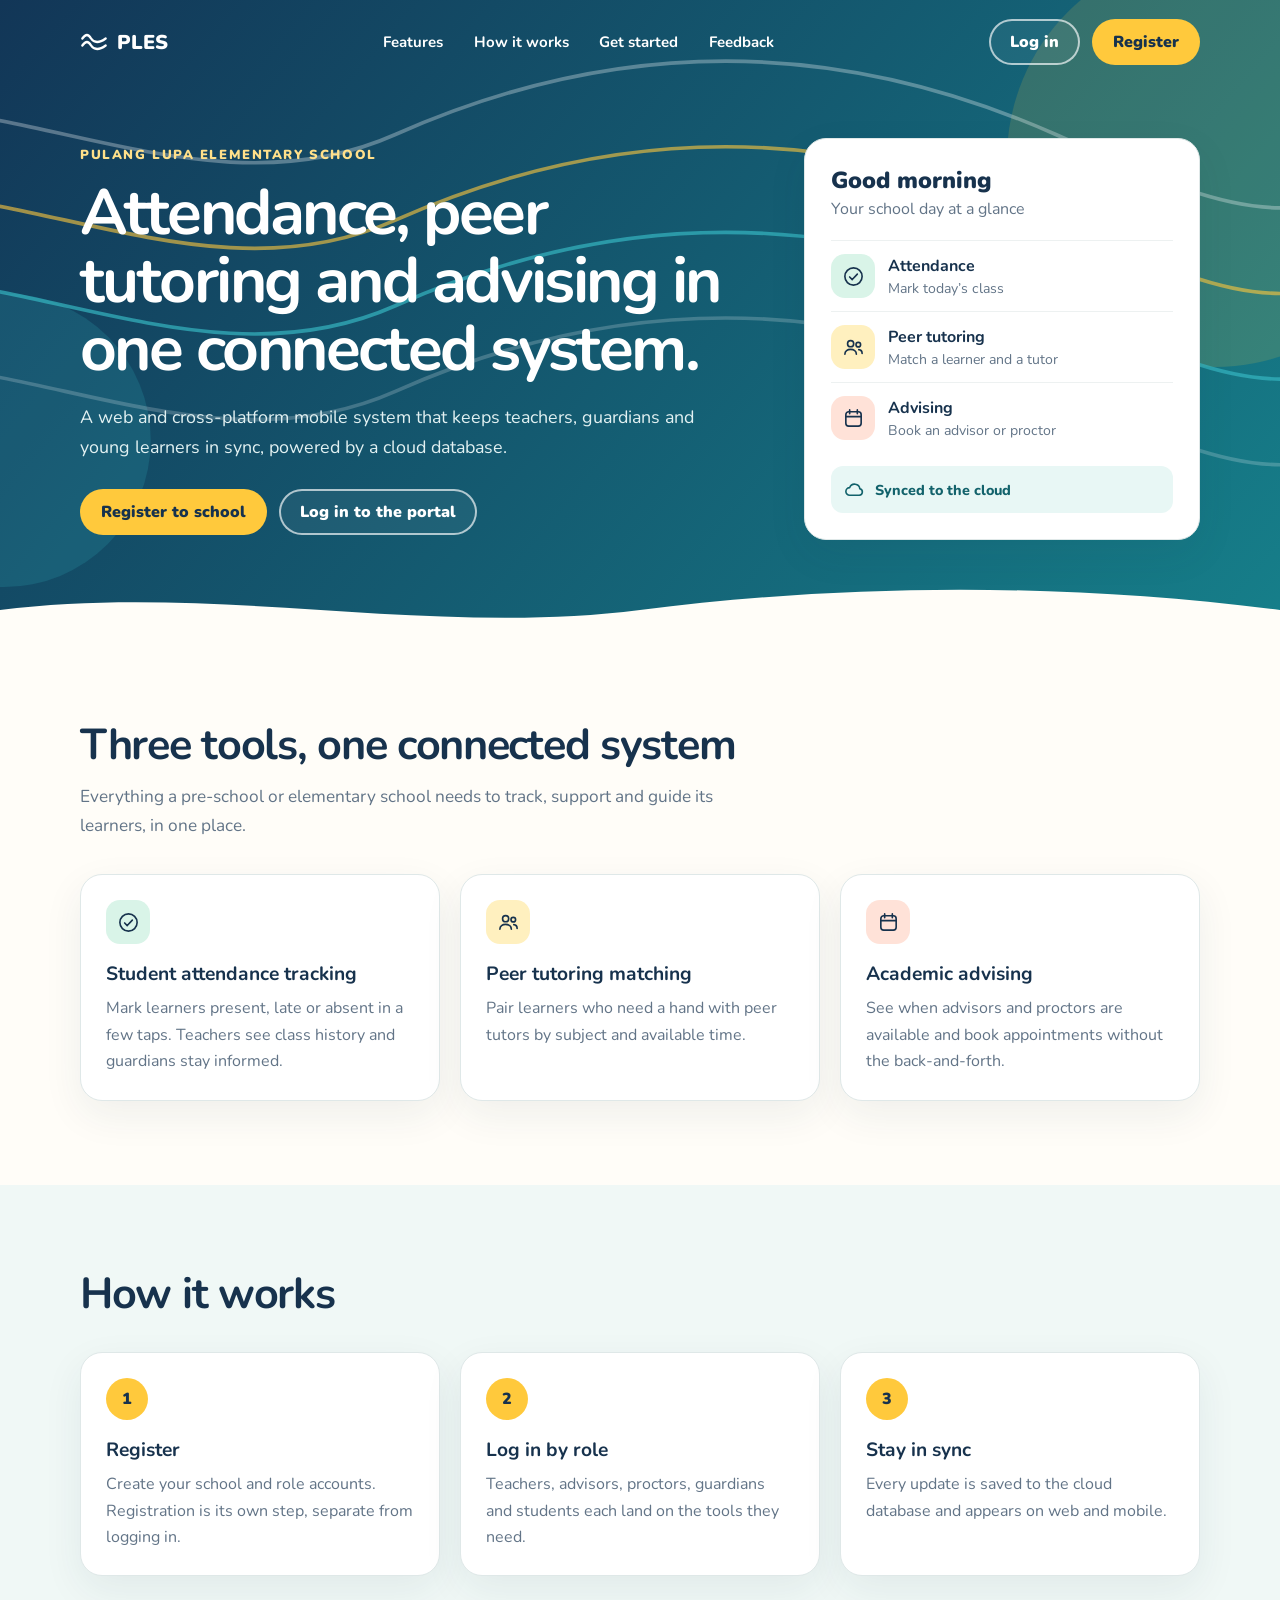
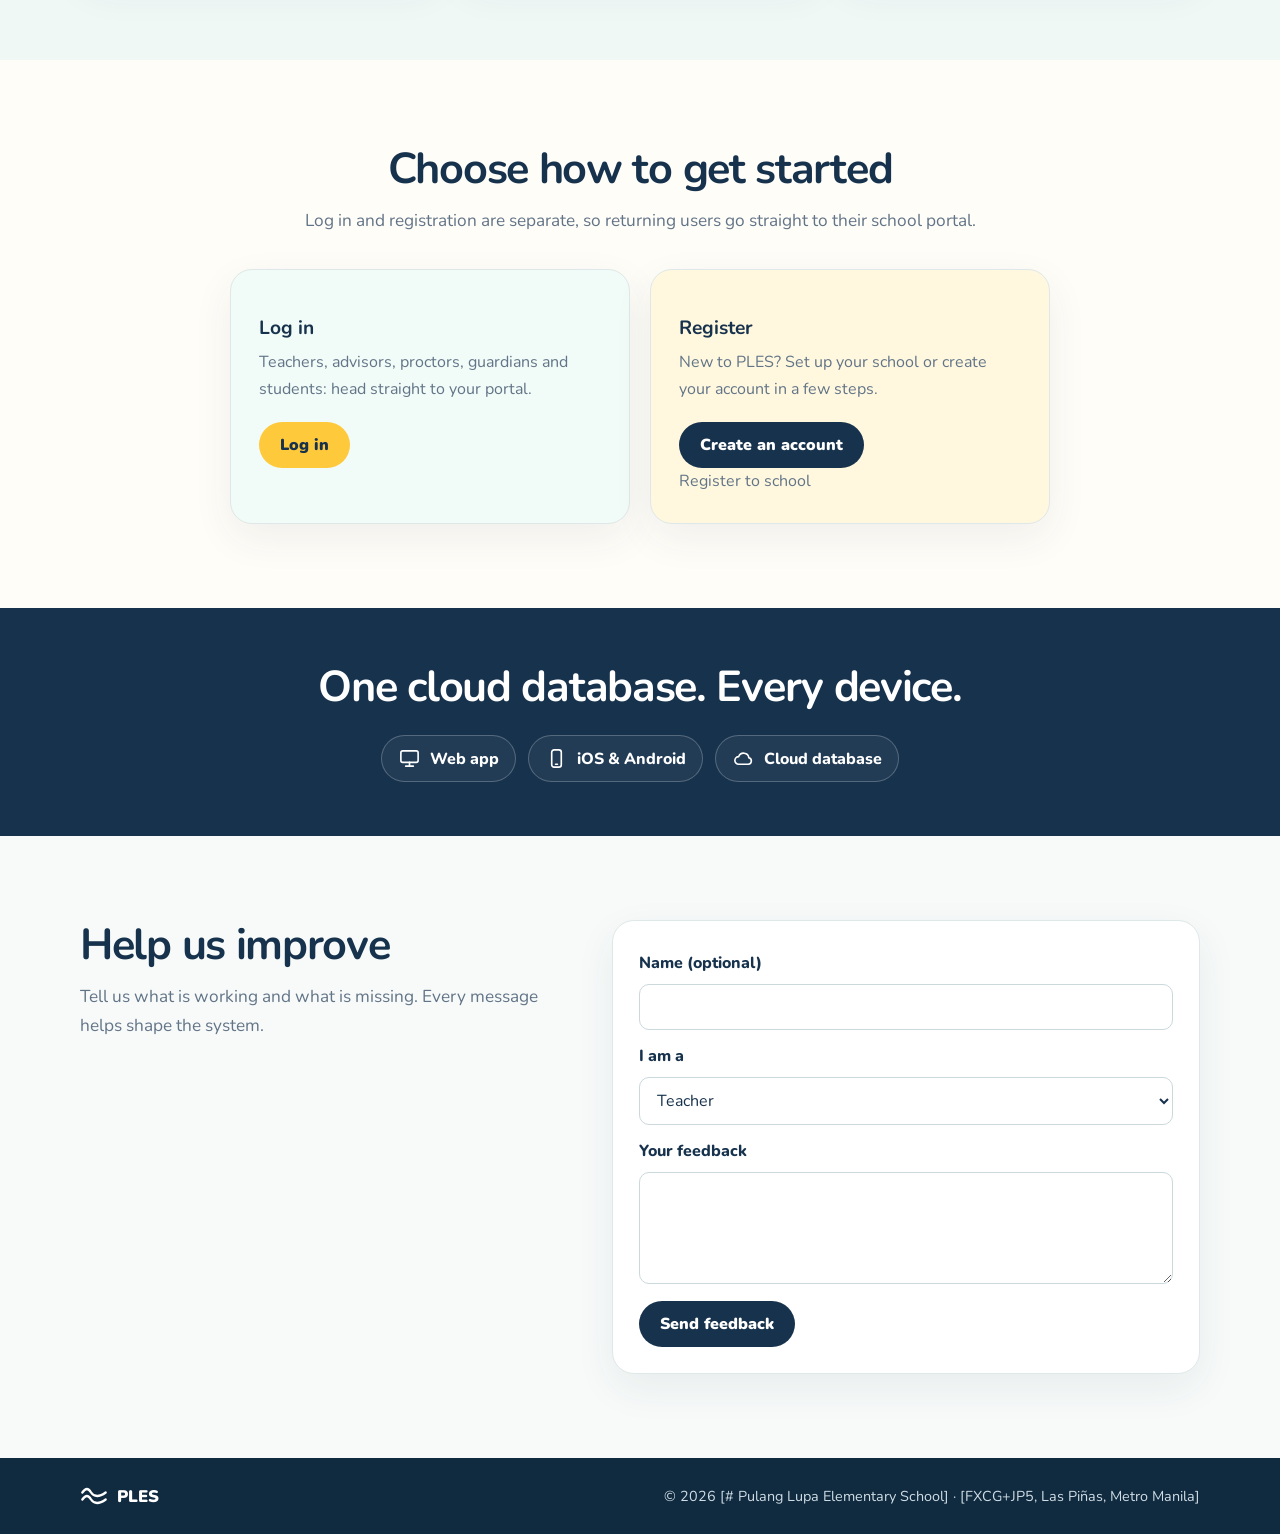
<file: index.html>
<!doctype html>
<html lang="en">
  <head>
    <meta charset="UTF-8" />
    <meta name="viewport" content="width=device-width, initial-scale=1.0" />
    <meta
      name="description"
      content="PLES connects preschool and elementary schools with attendance, peer tutoring, and academic advising tools."
    />
    <title>PLES — School tools in sync</title>

    <link rel="preconnect" href="https://fonts.googleapis.com" />
    <link rel="preconnect" href="https://fonts.gstatic.com" crossorigin />
    <link
      href="https://fonts.googleapis.com/css2?family=Nunito:wght@400;500;600;700;800;900&display=swap"
      rel="stylesheet"
    />
    <link rel="stylesheet" href="index.css" />
  </head>

  <body>
    <div class="site-shell">
      <header class="hero-shell" id="top">
        <svg
          class="hero-waves"
          viewBox="0 0 1440 520"
          preserveAspectRatio="xMidYMid slice"
          aria-hidden="true"
        >
          <circle cx="1190" cy="130" r="170" fill="#FFC93C" fill-opacity=".14" />
          <circle cx="200" cy="360" r="120" fill="#35B6C0" fill-opacity=".18" />
          <g fill="none" stroke-linecap="round" stroke-width="3">
            <path
              d="M-20 110C160 30 340 190 520 110S880 30 1060 110 1240 190 1460 110"
              stroke="#fff"
              stroke-opacity=".3"
            />
            <path
              transform="translate(0 70)"
              d="M-20 110C160 30 340 190 520 110S880 30 1060 110 1240 190 1460 110"
              stroke="#FFC93C"
              stroke-opacity=".6"
            />
            <path
              transform="translate(0 140)"
              d="M-20 110C160 30 340 190 520 110S880 30 1060 110 1240 190 1460 110"
              stroke="#35B6C0"
              stroke-opacity=".7"
            />
            <path
              transform="translate(0 210)"
              d="M-20 110C160 30 340 190 520 110S880 30 1060 110 1240 190 1460 110"
              stroke="#fff"
              stroke-opacity=".2"
            />
          </g>
        </svg>

        <div class="container hero-container">
          <nav class="top-nav" aria-label="Main navigation">
            <a class="brand" href="#top" aria-label="PLES home">
              <svg viewBox="0 0 24 24" aria-hidden="true" class="wave-mark">
                <path d="M2 9c3-4 5-4 7.5 0S16.5 13 22 9M2 15c3-4 5-4 7.5 0S16.5 19 22 15" />
              </svg>
              <span>PLES</span>
            </a>

            <div class="desktop-links">
              <a href="#features">Features</a>
              <a href="#how">How it works</a>
              <a href="#start">Get started</a>
              <a href="#feedback">Feedback</a>
            </div>

            <a class="button button-outline nav-action" href="login.html">Log in</a>
            <a class="button button-yellow nav-action" href="register.html">Register</a>
          </nav>

          <div class="hero-content">
            <div class="hero-copy">
              <span class="eyebrow">Pulang Lupa Elementary School</span>
              <h1>
                Attendance, peer tutoring and advising in one connected system.
              </h1>
              <p>
                A web and cross-platform mobile system that keeps teachers,
                guardians and young learners in sync, powered by a cloud
                database.
              </p>

              <div class="hero-actions">
                <a class="button button-yellow" href="register-school.html">
                  Register to school
                </a>
                <a class="button button-outline" href="login.html">
                  Log in to the portal
                </a>
              </div>
            </div>

            <div class="preview-card" aria-label="Example school day dashboard">
              <div class="preview-heading">Good morning</div>
              <div class="preview-subtitle">Your school day at a glance</div>

              <div class="preview-row">
                <span class="feature-icon mint" aria-hidden="true">
                  <svg viewBox="0 0 24 24">
                    <circle cx="12" cy="12" r="9"></circle>
                    <path d="m8 12.5 2.7 2.7L16 9.5"></path>
                  </svg>
                </span>
                <div>
                  <strong>Attendance</strong>
                  <span>Mark today’s class</span>
                </div>
              </div>

              <div class="preview-row">
                <span class="feature-icon sun" aria-hidden="true">
                  <svg viewBox="0 0 24 24">
                    <circle cx="9" cy="8" r="3.2"></circle>
                    <path d="M3 19c0-3.2 2.7-5 6-5s6 1.8 6 5"></path>
                    <circle cx="17" cy="9" r="2.4"></circle>
                    <path d="M17.5 14.2c2.2.2 3.5 1.7 3.5 4"></path>
                  </svg>
                </span>
                <div>
                  <strong>Peer tutoring</strong>
                  <span>Match a learner and a tutor</span>
                </div>
              </div>

              <div class="preview-row">
                <span class="feature-icon coral" aria-hidden="true">
                  <svg viewBox="0 0 24 24">
                    <rect x="4" y="5" width="16" height="15" rx="3"></rect>
                    <path d="M8 3v4M16 3v4M4 10h16"></path>
                  </svg>
                </span>
                <div>
                  <strong>Advising</strong>
                  <span>Book an advisor or proctor</span>
                </div>
              </div>

              <div class="cloud-sync">
                <svg viewBox="0 0 24 24" aria-hidden="true">
                  <path d="M7 18a4 4 0 0 1 0-8 5.5 5.5 0 0 1 10.6 1.3A3.4 3.4 0 0 1 17 18z"></path>
                </svg>
                Synced to the cloud
              </div>
            </div>
          </div>
        </div>

        <svg class="hero-edge" viewBox="0 0 1440 70" preserveAspectRatio="none" aria-hidden="true">
          <path d="M0 35C240 0 480 70 720 35S1200 0 1440 35V70H0Z" />
        </svg>
      </header>

      <main>
        <section class="section features-section" id="features">
          <div class="container">
            <h2>Three tools, one connected system</h2>
            <p class="section-lead">
              Everything a pre-school or elementary school needs to track,
              support and guide its learners, in one place.
            </p>

            <div class="feature-grid">
              <article class="feature-card" id="attendance">
                <span class="feature-icon mint" aria-hidden="true">
                  <svg viewBox="0 0 24 24">
                    <circle cx="12" cy="12" r="9"></circle>
                    <path d="m8 12.5 2.7 2.7L16 9.5"></path>
                  </svg>
                </span>
                <h3>Student attendance tracking</h3>
                <p>
                  Mark learners present, late or absent in a few taps. Teachers
                  see class history and guardians stay informed.
                </p>
              </article>

              <article class="feature-card" id="tutoring">
                <span class="feature-icon sun" aria-hidden="true">
                  <svg viewBox="0 0 24 24">
                    <circle cx="9" cy="8" r="3.2"></circle>
                    <path d="M3 19c0-3.2 2.7-5 6-5s6 1.8 6 5"></path>
                    <circle cx="17" cy="9" r="2.4"></circle>
                    <path d="M17.5 14.2c2.2.2 3.5 1.7 3.5 4"></path>
                  </svg>
                </span>
                <h3>Peer tutoring matching</h3>
                <p>
                  Pair learners who need a hand with peer tutors by subject and
                  available time.
                </p>
              </article>

              <article class="feature-card" id="advising">
                <span class="feature-icon coral" aria-hidden="true">
                  <svg viewBox="0 0 24 24">
                    <rect x="4" y="5" width="16" height="15" rx="3"></rect>
                    <path d="M8 3v4M16 3v4M4 10h16"></path>
                  </svg>
                </span>
                <h3>Academic advising</h3>
                <p>
                  See when advisors and proctors are available and book
                  appointments without the back-and-forth.
                </p>
              </article>
            </div>
          </div>
        </section>

        <section class="section how-section" id="how">
          <div class="container">
            <h2>How it works</h2>

            <div class="steps-grid">
              <article class="step">
                <span class="step-number">1</span>
                <h3>Register</h3>
                <p>
                  Create your school and role accounts. Registration is its own
                  step, separate from logging in.
                </p>
              </article>

              <article class="step">
                <span class="step-number">2</span>
                <h3>Log in by role</h3>
                <p>
                  Teachers, advisors, proctors, guardians and students each land
                  on the tools they need.
                </p>
              </article>

              <article class="step">
                <span class="step-number">3</span>
                <h3>Stay in sync</h3>
                <p>
                  Every update is saved to the cloud database and appears on web
                  and mobile.
                </p>
              </article>
            </div>
          </div>
        </section>

        <section class="section start-section" id="start">
          <div class="container">
            <h2>Choose how to get started</h2>
            <p class="section-lead">
              Log in and registration are separate, so returning users go
              straight to their school portal.
            </p>

            <div class="start-grid">
              <article class="choice-card login-choice" id="login">
                <h3>Log in</h3>
                <p>
                  Teachers, advisors, proctors, guardians and students: head
                  straight to your portal.
                </p>
                <a class="button button-yellow" href="login.html">Log in</a>
              </article>

              <article class="choice-card register-choice" id="register">
                <h3>Register</h3>
                <p>
                  New to PLES? Set up your school or create your account in
                  a few steps.
                </p>
                <a class="button button-navy" href="register.html">Create an account</a>
                <p><a href="register-school.html">Register to school</a></p>
              </article>
            </div>
          </div>
        </section>

        <section class="device-band" aria-label="PLES access">
          <div class="container">
            <h2>One cloud database. Every device.</h2>

            <div class="device-chips">
              <span>
                <svg viewBox="0 0 24 24" aria-hidden="true">
                  <rect x="3" y="4" width="18" height="12" rx="2"></rect>
                  <path d="M8 20h8M12 16v4"></path>
                </svg>
                Web app
              </span>

              <span>
                <svg viewBox="0 0 24 24" aria-hidden="true">
                  <rect x="7" y="3" width="10" height="18" rx="2.5"></rect>
                  <path d="M11 18h2"></path>
                </svg>
                iOS &amp; Android
              </span>

              <span>
                <svg viewBox="0 0 24 24" aria-hidden="true">
                  <path d="M7 18a4 4 0 0 1 0-8 5.5 5.5 0 0 1 10.6 1.3A3.4 3.4 0 0 1 17 18z"></path>
                </svg>
                Cloud database
              </span>
            </div>
          </div>
        </section>

        <section class="section feedback-section" id="feedback">
          <div class="container feedback-layout">
            <div class="feedback-copy">
              <h2>Help us improve</h2>
              <p class="section-lead">
                Tell us what is working and what is missing. Every message helps
                shape the system.
              </p>
            </div>

            <form class="feedback-form" id="feedback-form">
              <label for="feedback-name">Name (optional)</label>
              <input
                id="feedback-name"
                name="name"
                type="text"
                autocomplete="name"
              />

              <label for="feedback-role">I am a</label>
              <select id="feedback-role" name="role">
                <option>Teacher</option>
                <option>Advisor or proctor</option>
                <option>Guardian</option>
                <option>Student</option>
              </select>

              <label for="feedback-message">Your feedback</label>
              <textarea
                id="feedback-message"
                name="feedback"
                rows="4"
                required
                minlength="5"
              ></textarea>

              <button class="button button-navy" type="submit">
                Send feedback
              </button>

              <p class="local-confirmation" id="feedback-confirmation" role="status" hidden>
                Thanks for sharing your feedback. It has been confirmed on this
                page and was not sent to a server.
              </p>
            </form>
          </div>
        </section>
      </main>

      <footer class="site-footer">
        <div class="container footer-content">
          <a class="brand brand-small" href="#top" aria-label="PLES home">
            <svg viewBox="0 0 24 24" aria-hidden="true" class="wave-mark">
              <path d="M2 9c3-4 5-4 7.5 0S16.5 13 22 9M2 15c3-4 5-4 7.5 0S16.5 19 22 15" />
            </svg>
            <span>PLES</span>
          </a>
          <span>© 2026 [# Pulang Lupa Elementary School] · [FXCG+JP5, Las Piñas, Metro Manila]</span>
        </div>
      </footer>

      <nav class="mobile-dock" aria-label="Quick navigation">
        <a href="#top">
          <svg viewBox="0 0 24 24" aria-hidden="true">
            <path d="m4 11 8-7 8 7v8a1 1 0 0 1-1 1h-4v-6H9v6H5a1 1 0 0 1-1-1z"></path>
          </svg>
          <span>Home</span>
        </a>
        <a href="#attendance">
          <svg viewBox="0 0 24 24" aria-hidden="true">
            <circle cx="12" cy="12" r="9"></circle>
            <path d="m8 12.5 2.7 2.7L16 9.5"></path>
          </svg>
          <span>Attendance</span>
        </a>
        <a href="#tutoring">
          <svg viewBox="0 0 24 24" aria-hidden="true">
            <circle cx="9" cy="8" r="3.2"></circle>
            <path d="M3 19c0-3.2 2.7-5 6-5s6 1.8 6 5"></path>
            <circle cx="17" cy="9" r="2.4"></circle>
            <path d="M17.5 14.2c2.2.2 3.5 1.7 3.5 4"></path>
          </svg>
          <span>Tutoring</span>
        </a>
        <a href="#advising">
          <svg viewBox="0 0 24 24" aria-hidden="true">
            <rect x="4" y="5" width="16" height="15" rx="3"></rect>
            <path d="M8 3v4M16 3v4M4 10h16"></path>
          </svg>
          <span>Advising</span>
        </a>
        <a href="#feedback">
          <svg viewBox="0 0 24 24" aria-hidden="true">
            <path d="M4 5h16v11H9l-5 4z"></path>
          </svg>
          <span>Feedback</span>
        </a>
      </nav>
    </div>

    <script src="index.js" defer></script>
  </body>
</html>
</file>
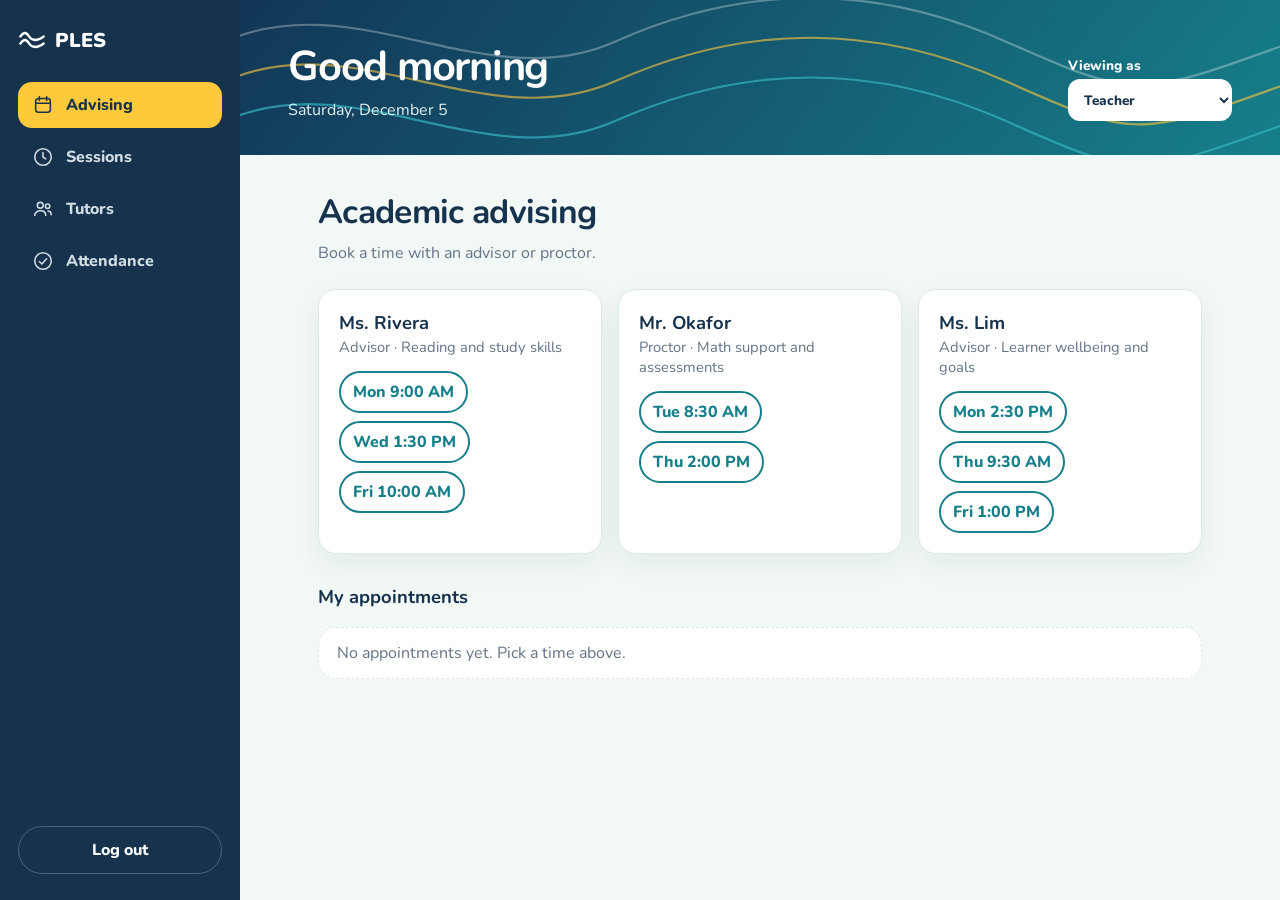
<file: dashboard.html>
<!doctype html>
<html lang="en">
  <head>
    <meta charset="utf-8" />
    <meta name="viewport" content="width=device-width, initial-scale=1" />
    <title>Main page | PLES</title>
    <link rel="preconnect" href="https://fonts.googleapis.com" />
    <link rel="preconnect" href="https://fonts.gstatic.com" crossorigin />
    <link href="https://fonts.googleapis.com/css2?family=Nunito:wght@400;600;700;800;900&display=swap" rel="stylesheet" />
    <link rel="stylesheet" href="dashboard.css" />
    <script src="dashboard.js" defer></script>
  </head>
  <body>
    <div class="app">
      <aside class="side">
        <a class="brand" href="dashboard.html">
          <svg viewBox="0 0 24 24" aria-hidden="true"><path d="M2 9c3-4 5-4 7.5 0S16.5 13 22 9M2 15c3-4 5-4 7.5 0S16.5 19 22 15" /></svg>
          PLES
        </a>
        <nav id="nav" aria-label="Main">
          <a href="#advising" data-roles="teacher advisor guardian student">
            <svg viewBox="0 0 24 24" aria-hidden="true"><rect x="4" y="5" width="16" height="15" rx="3" /><path d="M8 3v4M16 3v4M4 10h16" /></svg><span>Advising</span>
          </a>
          <a href="#sessions" data-roles="teacher advisor guardian student">
            <svg viewBox="0 0 24 24" aria-hidden="true"><circle cx="12" cy="12" r="9" /><path d="M12 7v5l3 2" /></svg><span>Sessions</span>
          </a>
          <a href="#tutors" data-roles="teacher advisor">
            <svg viewBox="0 0 24 24" aria-hidden="true"><circle cx="9" cy="8" r="3.2" /><path d="M3 19c0-3.2 2.7-5 6-5s6 1.8 6 5" /><circle cx="17" cy="9" r="2.4" /><path d="M17.5 14.2c2.2.2 3.5 1.7 3.5 4" /></svg><span>Tutors</span>
          </a>
          <a href="#attendance" data-roles="teacher advisor">
            <svg viewBox="0 0 24 24" aria-hidden="true"><circle cx="12" cy="12" r="9" /><path d="m8 12.5 2.7 2.7L16 9.5" /></svg><span>Attendance</span>
          </a>
          <a href="#parent" data-roles="guardian">
            <svg viewBox="0 0 24 24" aria-hidden="true"><path d="m4 11 8-7 8 7v8a1 1 0 0 1-1 1h-4v-6H9v6H5a1 1 0 0 1-1-1z" /></svg><span>Parents</span>
          </a>
        </nav>
        <a class="logout logout-link" href="index.html">Log out</a>
      </aside>

      <div class="main">
        <header class="banner">
          <svg viewBox="0 0 1440 220" preserveAspectRatio="xMidYMid slice" aria-hidden="true">
            <g fill="none" stroke-linecap="round" stroke-width="3">
              <path d="M-20 60C160 -20 340 140 520 60S880 -20 1060 60 1240 140 1460 60" stroke="#fff" stroke-opacity=".3" />
              <path transform="translate(0 55)" d="M-20 60C160 -20 340 140 520 60S880 -20 1060 60 1240 140 1460 60" stroke="#FFC93C" stroke-opacity=".6" />
              <path transform="translate(0 110)" d="M-20 60C160 -20 340 140 520 60S880 -20 1060 60 1240 140 1460 60" stroke="#35B6C0" stroke-opacity=".7" />
            </g>
          </svg>
          <div class="banner-text">
            <h1 id="hello">Welcome</h1>
            <p id="today"></p>
          </div>
          <label class="role-pick">Viewing as
            <select id="role">
              <option value="teacher">Teacher</option>
              <option value="advisor">Advisor or proctor</option>
              <option value="guardian">Guardian</option>
              <option value="student">Student</option>
            </select>
          </label>
          <a class="mobile-logout logout-link" href="index.html">Log out</a>
        </header>

        <main class="content">
          <section id="advising" class="view" hidden>
            <h2>Academic advising</h2>
            <p class="lead">Book a time with an advisor or proctor.</p>
            <div id="advisors" class="grid"></div>
            <h3>My appointments</h3>
            <ul id="appts" class="list"></ul>
          </section>

          <section id="sessions" class="view" hidden>
            <h2>Study session scheduling</h2>
            <p class="lead">Plan a study session and see what is coming up.</p>
            <form id="session-form" class="card form-row">
              <label>Subject
                <select name="subject" required>
                  <option>Reading</option><option>Math</option><option>Science</option><option>Writing</option>
                </select>
              </label>
              <label>Date <input name="date" type="date" required /></label>
              <label>Time <input name="time" type="time" required /></label>
              <label>Topic <input name="topic" placeholder="e.g. Fractions" minlength="2" required /></label>
              <button class="btn" type="submit">Schedule session</button>
            </form>
            <ul id="session-list" class="list"></ul>
          </section>

          <section id="tutors" class="view" hidden>
            <h2>Tutor management</h2>
            <p class="lead">Add peer tutors and mark who is available.</p>
            <form id="tutor-form" class="card form-row">
              <label>Tutor name <input name="name" autocomplete="off" minlength="2" required /></label>
              <label>Subject
                <select name="subject"><option>Reading</option><option>Math</option><option>Science</option><option>Writing</option></select>
              </label>
              <button class="btn" type="submit">Add tutor</button>
            </form>
            <ul id="tutor-list" class="list"></ul>
          </section>

          <section id="attendance" class="view" hidden>
            <h2>Attendance tracking</h2>
            <p class="lead">Mark each learner for today. Guardians see the result right away.</p>
            <p id="summary" class="summary" role="status"></p>
            <ul id="roster" class="list"></ul>
          </section>

          <section id="parent" class="view" hidden>
            <h2>Parent portal</h2>
            <p class="lead">See whether your child is at school today.</p>
            <div id="child" class="card child"></div>
            <h3>This week</h3>
            <ul id="week" class="week"></ul>
          </section>
        </main>
      </div>
    </div>
  </body>
</html>
</file>
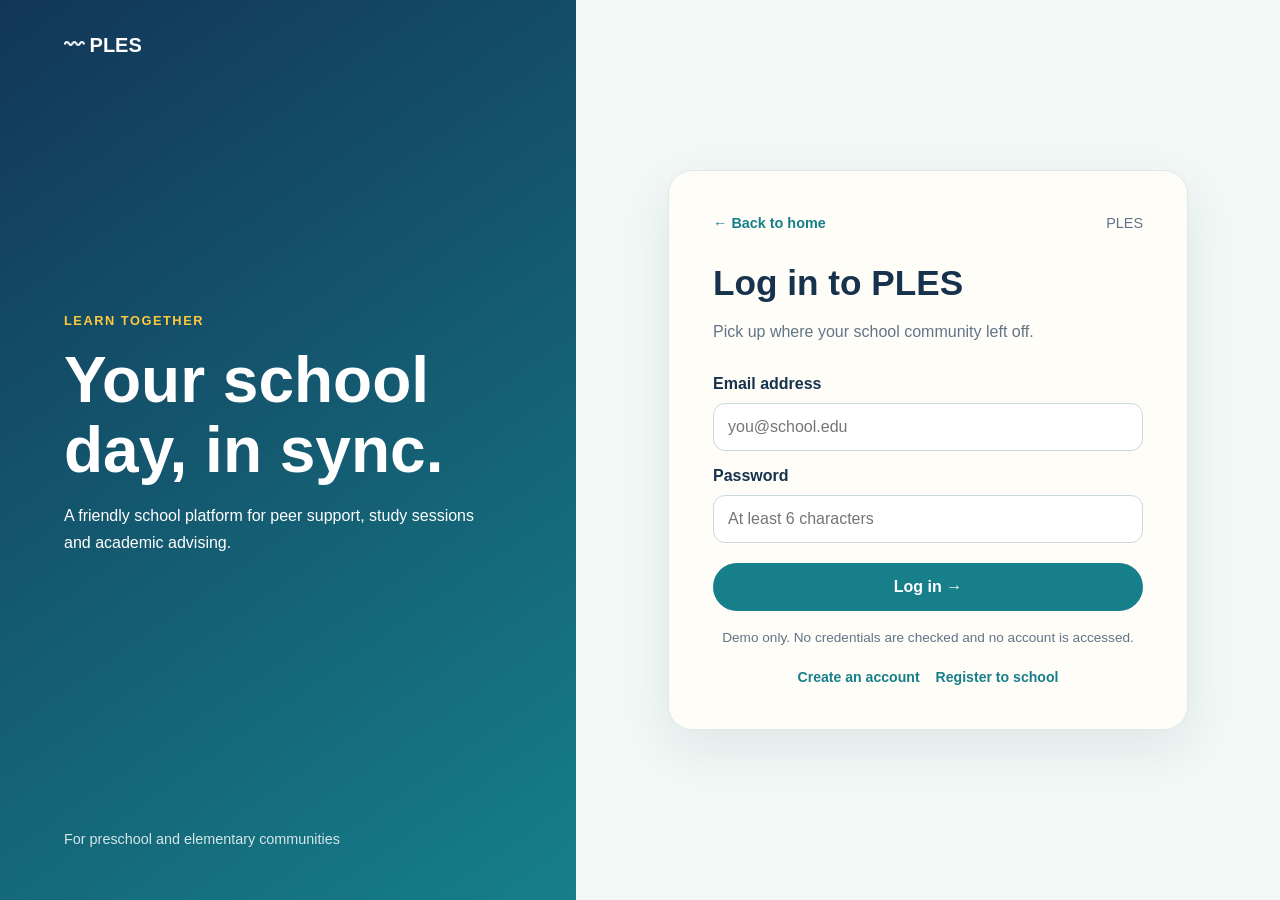
<file: login.html>
<!doctype html>
<html lang="en">
  <head>
    <meta charset="utf-8" />
    <meta name="viewport" content="width=device-width, initial-scale=1" />
    <title>Log in | PLES</title>
    <link rel="stylesheet" href="styles.css" />
    <script src="forms.js" defer></script>
  </head>
  <body>
    <main class="auth-shell">
      <aside class="auth-aside">
        <a class="brand" href="index.html">〰 PLES</a>
        <div>
          <p class="eyebrow">Learn together</p>
          <h1>Your school day, in sync.</h1>
          <p>A friendly school platform for peer support, study sessions and academic advising.</p>
        </div>
        <p class="aside-foot">For preschool and elementary communities</p>
      </aside>

      <section class="auth-main">
        <div class="auth-card">
          <div class="auth-topline">
            <a href="index.html">← Back to home</a>
            <span>PLES</span>
          </div>

          <h2>Log in to PLES</h2>
          <p class="intro">Pick up where your school community left off.</p>

          <form class="demo-form" data-success="Your login was accepted for this demo.">
            <label for="login-email">Email address</label>
            <input
              id="login-email"
              name="email"
              type="email"
              autocomplete="email"
              placeholder="you@school.edu"
              required
            />

            <label for="login-password">Password</label>
            <input
              id="login-password"
              name="password"
              type="password"
              autocomplete="current-password"
              placeholder="At least 6 characters"
              minlength="6"
              required
            />

            <button class="submit-button" type="submit">Log in →</button>
            <p class="form-success" role="status" hidden></p>
          </form>

          <p class="footnote">Demo only. No credentials are checked and no account is accessed.</p>
          <nav class="auth-links">
            <a href="register.html">Create an account</a>
            <a href="register-school.html">Register to school</a>
          </nav>
        </div>
      </section>
    </main>
  </body>
</html>
</file>
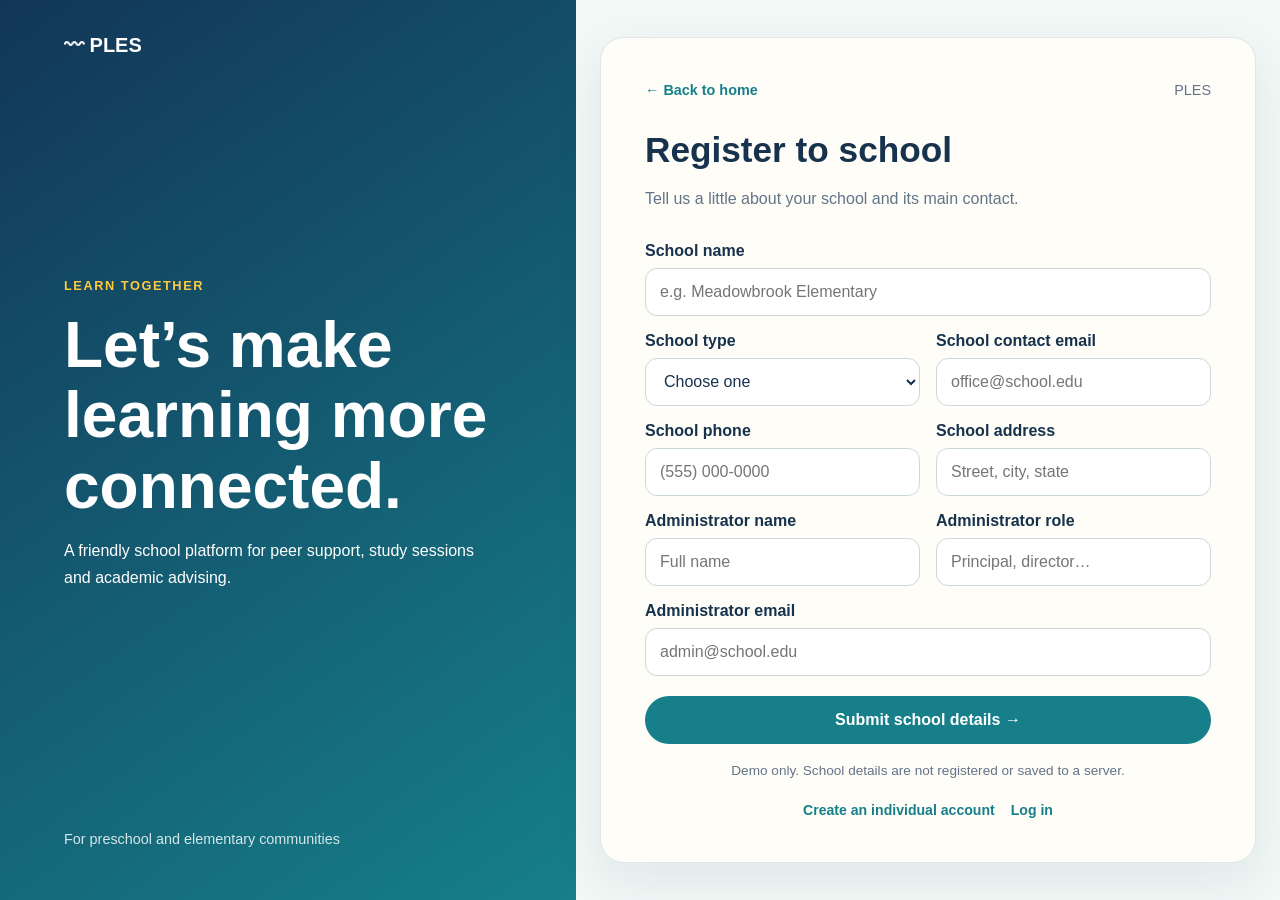
<file: register-school.html>
<!doctype html>
<html lang="en">
  <head>
    <meta charset="utf-8" />
    <meta name="viewport" content="width=device-width, initial-scale=1" />
    <title>Register to school | PLES</title>
    <link rel="stylesheet" href="styles.css" />
    <script src="forms.js" defer></script>
  </head>
  <body>
    <main class="auth-shell">
      <aside class="auth-aside">
        <a class="brand" href="index.html">〰 PLES</a>
        <div>
          <p class="eyebrow">Learn together</p>
          <h1>Let’s make learning more connected.</h1>
          <p>A friendly school platform for peer support, study sessions and academic advising.</p>
        </div>
        <p class="aside-foot">For preschool and elementary communities</p>
      </aside>

      <section class="auth-main">
        <div class="auth-card school-card">
          <div class="auth-topline">
            <a href="index.html">← Back to home</a>
            <span>PLES</span>
          </div>

          <h2>Register to school</h2>
          <p class="intro">Tell us a little about your school and its main contact.</p>

          <form class="demo-form" data-success="Your school details passed validation.">
            <div class="school-fields">
              <div class="field full-width">
                <label for="school-name">School name</label>
                <input id="school-name" name="schoolName" placeholder="e.g. Meadowbrook Elementary" minlength="2" required />
              </div>

              <div class="field">
                <label for="school-type">School type</label>
                <select id="school-type" name="schoolType" required>
                  <option value="">Choose one</option>
                  <option value="preschool">Preschool</option>
                  <option value="elementary">Elementary school</option>
                  <option value="both">Preschool and elementary</option>
                </select>
              </div>

              <div class="field">
                <label for="school-email">School contact email</label>
                <input id="school-email" name="schoolEmail" type="email" autocomplete="email" placeholder="office@school.edu" required />
              </div>

              <div class="field">
                <label for="school-phone">School phone</label>
                <input id="school-phone" name="phone" type="tel" autocomplete="tel" placeholder="(555) 000-0000" minlength="7" required />
              </div>

              <div class="field">
                <label for="school-address">School address</label>
                <input id="school-address" name="address" autocomplete="street-address" placeholder="Street, city, state" minlength="4" required />
              </div>

              <div class="field">
                <label for="admin-name">Administrator name</label>
                <input id="admin-name" name="adminName" autocomplete="name" placeholder="Full name" minlength="2" required />
              </div>

              <div class="field">
                <label for="admin-role">Administrator role</label>
                <input id="admin-role" name="adminRole" placeholder="Principal, director…" minlength="2" required />
              </div>

              <div class="field full-width">
                <label for="admin-email">Administrator email</label>
                <input id="admin-email" name="adminEmail" type="email" autocomplete="email" placeholder="admin@school.edu" required />
              </div>
            </div>

            <button class="submit-button" type="submit">Submit school details →</button>
            <p class="form-success" role="status" hidden></p>
          </form>

          <p class="footnote">Demo only. School details are not registered or saved to a server.</p>
          <nav class="auth-links">
            <a href="register.html">Create an individual account</a>
            <a href="login.html">Log in</a>
          </nav>
        </div>
      </section>
    </main>
  </body>
</html>
</file>
<file: index.css>
:root {
  color-scheme: light;
  font-family: "Nunito", sans-serif;
  color: #17324d;
  background: #fffdf8;
  font-synthesis: none;
  text-rendering: optimizeLegibility;
  --navy: #17324d;
  --teal: #167f8a;
  --mint: #d9f4e8;
  --yellow: #ffc93c;
  --coral: #ffe2d8;
  --muted: #627487;
  --paper: #fffdf8;
}

* {
  box-sizing: border-box;
}

html {
  scroll-behavior: smooth;
}

body {
  margin: 0;
  min-width: 320px;
  background: var(--paper);
}

a {
  color: inherit;
  text-decoration: none;
}

button,
input,
select,
textarea {
  font: inherit;
}

button,
a {
  -webkit-tap-highlight-color: transparent;
}

.site-shell {
  overflow: hidden;
}

.container {
  width: min(1120px, calc(100% - 40px));
  margin: 0 auto;
}

.hero-shell {
  position: relative;
  isolation: isolate;
  color: #fff;
  background: linear-gradient(130deg, #123657, #167f8a);
}

.hero-waves {
  position: absolute;
  z-index: -1;
  inset: 0;
  width: 100%;
  height: 100%;
}

.hero-container {
  position: relative;
  padding-bottom: 96px;
}

.top-nav,
.desktop-links,
.hero-actions,
.footer-content {
  display: flex;
  align-items: center;
}

.top-nav {
  min-height: 84px;
  gap: 12px;
}

.brand {
  display: inline-flex;
  align-items: center;
  gap: 9px;
  color: inherit;
  font-size: 1.25rem;
  font-weight: 900;
  white-space: nowrap;
}

.wave-mark {
  width: 28px;
  fill: none;
  stroke: currentColor;
  stroke-linecap: round;
  stroke-width: 2;
}

.desktop-links {
  justify-content: center;
  gap: clamp(14px, 2.4vw, 32px);
  margin: 0 auto;
  font-size: .94rem;
  font-weight: 700;
}

.desktop-links a,
.top-nav > a:not(.button) {
  transition: opacity .2s ease;
}

.desktop-links a:hover,
.top-nav > a:not(.button):hover {
  opacity: .75;
}

.button {
  display: inline-flex;
  min-height: 44px;
  align-items: center;
  justify-content: center;
  padding: 10px 19px;
  border: 2px solid transparent;
  border-radius: 999px;
  font-weight: 900;
  text-align: center;
  transition: transform .2s ease, box-shadow .2s ease;
  cursor: pointer;
}

.button:hover {
  transform: translateY(-2px);
  box-shadow: 0 7px 18px #102f4926;
}

.button-yellow {
  color: var(--navy);
  background: var(--yellow);
}

.button-outline {
  border-color: #ffffffa6;
  color: #fff;
  background: #ffffff0d;
}

.button-navy {
  color: #fff;
  background: var(--navy);
}

.hero-content {
  display: grid;
  grid-template-columns: minmax(0, 1.25fr) minmax(290px, .75fr);
  align-items: center;
  gap: 64px;
  padding-top: 54px;
}

.hero-copy {
  max-width: 690px;
}

.eyebrow {
  display: inline-block;
  margin-bottom: 16px;
  color: #ffe08a;
  font-size: .82rem;
  font-weight: 900;
  letter-spacing: .12em;
  text-transform: uppercase;
}

h1,
h2,
h3,
p {
  margin-top: 0;
}

h1 {
  max-width: 720px;
  margin-bottom: 18px;
  font-size: clamp(2.4rem, 5vw, 4.2rem);
  line-height: 1.06;
  letter-spacing: -.04em;
}

.hero-copy > p {
  max-width: 620px;
  color: #e2f1f2;
  font-size: 1.12rem;
  line-height: 1.7;
}

.hero-actions {
  flex-wrap: wrap;
  gap: 12px;
  margin-top: 26px;
}

.preview-card,
.feature-card,
.step,
.choice-card,
.feedback-form {
  border: 1px solid #dfe8e8;
  border-radius: 22px;
  background: #fff;
  box-shadow: 0 14px 40px #17324d12;
}

.preview-card {
  padding: 26px;
  color: var(--navy);
}

.preview-heading {
  font-size: 1.45rem;
  font-weight: 900;
}

.preview-subtitle {
  margin: 2px 0 20px;
  color: var(--muted);
}

.preview-row {
  display: flex;
  align-items: center;
  gap: 13px;
  padding: 13px 0;
  border-top: 1px solid #edf1f1;
}

.preview-row div {
  display: grid;
  gap: 2px;
}

.preview-row div span {
  color: var(--muted);
  font-size: .88rem;
}

.feature-icon {
  display: inline-grid;
  width: 44px;
  height: 44px;
  flex: 0 0 auto;
  place-items: center;
  border-radius: 14px;
  color: var(--navy);
}

.feature-icon svg,
.cloud-sync svg,
.device-chips svg,
.mobile-dock svg {
  width: 23px;
  height: 23px;
  fill: none;
  stroke: currentColor;
  stroke-linecap: round;
  stroke-linejoin: round;
  stroke-width: 1.7;
}

.mint {
  background: var(--mint);
}

.sun {
  background: #fff0bf;
}

.coral {
  background: var(--coral);
}

.cloud-sync {
  display: flex;
  align-items: center;
  gap: 9px;
  margin-top: 13px;
  padding: 12px;
  border-radius: 12px;
  color: #12626b;
  background: #e8f7f5;
  font-size: .9rem;
  font-weight: 800;
}

.hero-edge {
  position: absolute;
  bottom: -1px;
  left: 0;
  width: 100%;
  height: 54px;
  fill: var(--paper);
}

.section {
  padding: 84px 0;
}

.section h2,
.device-band h2 {
  margin-bottom: 12px;
  font-size: clamp(1.9rem, 3.5vw, 2.7rem);
  line-height: 1.15;
  letter-spacing: -.03em;
}

.section-lead {
  max-width: 680px;
  color: var(--muted);
  font-size: 1.08rem;
  line-height: 1.7;
}

.feature-grid,
.steps-grid,
.start-grid {
  display: grid;
  grid-template-columns: repeat(3, minmax(0, 1fr));
  gap: 20px;
  margin-top: 34px;
}

.feature-card,
.step {
  padding: 25px;
}

.feature-card h3,
.step h3,
.choice-card h3 {
  margin: 17px 0 8px;
  font-size: 1.2rem;
}

.feature-card p,
.step p,
.choice-card p {
  margin-bottom: 0;
  color: var(--muted);
  line-height: 1.65;
}

.how-section {
  background: #f0f8f6;
}

.step-number {
  display: grid;
  width: 42px;
  height: 42px;
  place-items: center;
  border-radius: 50%;
  color: var(--navy);
  background: var(--yellow);
  font-weight: 900;
}

.start-section {
  text-align: center;
}

.start-section .section-lead {
  margin-right: auto;
  margin-left: auto;
}

.start-grid {
  max-width: 820px;
  grid-template-columns: repeat(2, minmax(0, 1fr));
  margin-right: auto;
  margin-left: auto;
  text-align: left;
}

.choice-card {
  padding: 28px;
}

.choice-card .button {
  margin-top: 20px;
}

.login-choice {
  background: #f1fbf7;
}

.register-choice {
  background: #fff8df;
}

.device-band {
  padding: 54px 0;
  color: #fff;
  background: var(--navy);
  text-align: center;
}

.device-chips {
  display: flex;
  flex-wrap: wrap;
  justify-content: center;
  gap: 12px;
  margin-top: 24px;
}

.device-chips span {
  display: inline-flex;
  align-items: center;
  gap: 9px;
  padding: 11px 16px;
  border: 1px solid #ffffff3b;
  border-radius: 999px;
  background: #ffffff0d;
  font-weight: 800;
}

.feedback-section {
  background: #f7faf9;
}

.feedback-layout {
  display: grid;
  grid-template-columns: .9fr 1.1fr;
  align-items: start;
  gap: 50px;
}

.feedback-form {
  display: grid;
  gap: 10px;
  padding: 26px;
}

.feedback-form label {
  margin-top: 5px;
  font-weight: 800;
}

.feedback-form input,
.feedback-form select,
.feedback-form textarea {
  width: 100%;
  padding: 11px 13px;
  border: 1px solid #cbd8dc;
  border-radius: 10px;
  color: var(--navy);
  background: #fff;
}

.feedback-form textarea {
  resize: vertical;
}

.feedback-form :focus-visible,
a:focus-visible,
button:focus-visible {
  outline: 3px solid #35b6c0;
  outline-offset: 3px;
}

.feedback-form button {
  justify-self: start;
  margin-top: 7px;
}

.local-confirmation {
  margin: 6px 0 0;
  padding: 12px;
  border-radius: 10px;
  color: #145a48;
  background: var(--mint);
  line-height: 1.5;
}

.local-confirmation[hidden] {
  display: none;
}

.site-footer {
  padding: 24px 0;
  color: #fff;
  background: #102a40;
}

.footer-content {
  justify-content: space-between;
  gap: 20px;
}

.brand-small {
  font-size: 1.05rem;
}

.footer-content > span {
  color: #d0dde4;
  font-size: .9rem;
  text-align: right;
}

.mobile-dock {
  display: none;
}

@media (max-width: 800px) {
  .desktop-links {
    gap: 13px;
    font-size: .84rem;
  }

  .top-nav .button {
    min-height: 39px;
    padding: 8px 12px;
    font-size: .86rem;
  }

  .hero-content {
    gap: 32px;
  }

  .feature-grid,
  .steps-grid {
    gap: 13px;
  }
}

@media (max-width: 640px) {
  .container {
    width: min(100% - 32px, 520px);
  }

  .hero-container {
    padding-bottom: 75px;
  }

  .top-nav {
    min-height: 70px;
  }

  .desktop-links,
  .top-nav .nav-action {
    display: none;
  }

  .hero-content,
  .feedback-layout {
    grid-template-columns: 1fr;
  }

  .hero-content {
    gap: 30px;
    padding-top: 35px;
  }

  h1 {
    font-size: clamp(2.35rem, 11vw, 3.5rem);
  }

  .preview-card {
    padding: 21px;
  }

  .section {
    padding: 64px 0;
  }

  .feature-grid,
  .steps-grid,
  .start-grid {
    grid-template-columns: 1fr;
  }

  .feature-grid,
  .steps-grid {
    margin-top: 24px;
  }

  .feedback-layout {
    gap: 20px;
  }

  .device-band {
    padding: 44px 0;
  }

  .footer-content {
    align-items: flex-start;
    flex-direction: column;
  }

  .footer-content > span {
    text-align: left;
  }

  .mobile-dock {
    position: fixed;
    z-index: 5;
    right: 12px;
    bottom: max(12px, env(safe-area-inset-bottom));
    left: 12px;
    display: flex;
    justify-content: space-around;
    gap: 4px;
    padding: 9px 5px;
    border: 1px solid #ffffff50;
    border-radius: 18px;
    color: #fff;
    background: #17324df2;
    box-shadow: 0 8px 28px #102a4040;
    backdrop-filter: blur(12px);
  }

  .mobile-dock a {
    display: grid;
    min-width: 48px;
    justify-items: center;
    gap: 2px;
    font-size: .66rem;
    font-weight: 800;
  }
}

@media (prefers-reduced-motion: reduce) {
  *,
  *::before,
  *::after {
    scroll-behavior: auto !important;
    transition-duration: .01ms !important;
  }
}
</file>
<file: dashboard.css>
:root {
  font-family: "Nunito", Arial, sans-serif;
  color: #17324d;
  --navy: #17324d;
  --teal: #167f8a;
  --mint: #d9f4e8;
  --yellow: #ffc93c;
  --coral: #ffe2d8;
  --muted: #627487;
  --paper: #fffdf8;
  --line: #dfe8e8;
}
* { box-sizing: border-box; }
[hidden] { display: none !important; }
body { margin: 0; min-width: 320px; background: #f1f8f6; }
a { color: inherit; text-decoration: none; }
h1, h2, h3, p { margin-top: 0; }
button, input, select { font: inherit; }
:focus-visible { outline: 3px solid #35b6c0; outline-offset: 2px; }

.app { display: grid; grid-template-columns: 240px minmax(0, 1fr); min-height: 100vh; }

/* Sidebar */
.side {
  position: sticky; top: 0; height: 100vh;
  display: flex; flex-direction: column; gap: 28px;
  padding: 26px 18px; color: #fff; background: var(--navy);
}
.brand { display: flex; align-items: center; gap: 9px; font-size: 1.25rem; font-weight: 900; }
.brand svg { width: 28px; fill: none; stroke: currentColor; stroke-width: 2; stroke-linecap: round; }
#nav { display: grid; gap: 6px; }
#nav a {
  display: flex; align-items: center; gap: 12px;
  padding: 12px 14px; border-radius: 14px; font-weight: 800; color: #d0dde4;
}
#nav a:hover { background: #ffffff14; }
#nav a[aria-current="page"] { color: var(--navy); background: var(--yellow); }
#nav svg { width: 22px; height: 22px; flex: none; fill: none; stroke: currentColor; stroke-width: 1.7; stroke-linecap: round; stroke-linejoin: round; }
.logout { margin-top: auto; padding: 12px 14px; border: 1px solid #ffffff3b; border-radius: 999px; text-align: center; font-weight: 800; }
.logout:hover { background: #ffffff14; }

/* Banner */
.banner {
  position: relative; isolation: isolate; overflow: hidden;
  display: flex; align-items: flex-end; justify-content: space-between; gap: 20px; flex-wrap: wrap;
  padding: 38px clamp(20px, 4vw, 48px) 34px; color: #fff;
  background: linear-gradient(130deg, #123657, #167f8a);
}
.banner > svg { position: absolute; z-index: -1; inset: 0; width: 100%; height: 100%; }
.banner h1 { margin-bottom: 4px; font-size: clamp(1.8rem, 4vw, 2.6rem); letter-spacing: -.03em; }
.banner p { margin: 0; color: #e2f1f2; }
.role-pick { display: grid; gap: 4px; font-size: .85rem; font-weight: 800; }
.role-pick select { min-height: 42px; padding: 8px 12px; border: 0; border-radius: 12px; color: var(--navy); background: #fff; }

/* Content */
.content { width: min(980px, 100%); margin: 0 auto; padding: 34px clamp(16px, 4vw, 48px) 60px; }
.view h2 { margin-bottom: 6px; font-size: clamp(1.6rem, 3vw, 2.1rem); letter-spacing: -.02em; }
.view h3 { margin: 30px 0 12px; font-size: 1.15rem; }
.lead { max-width: 60ch; color: var(--muted); line-height: 1.6; }
.card, .list li, .week li {
  border: 1px solid var(--line); border-radius: 18px; background: #fff;
  box-shadow: 0 10px 30px #17324d10;
}
.grid { display: grid; grid-template-columns: repeat(auto-fill, minmax(260px, 1fr)); gap: 16px; margin-top: 22px; }
.grid .card { padding: 20px; }
.grid h3 { margin: 0 0 2px; }
.grid p { margin-bottom: 14px; color: var(--muted); font-size: .92rem; }
.slots { display: flex; flex-wrap: wrap; gap: 8px; }
.slot { padding: 8px 12px; border: 2px solid var(--teal); border-radius: 999px; color: var(--teal); background: #fff; font-weight: 800; cursor: pointer; }
.slot:hover:not(:disabled) { color: #fff; background: var(--teal); }
.slot:disabled { border-color: var(--line); color: #9aa9b5; background: #f3f6f6; cursor: not-allowed; }

.list, .week { display: grid; gap: 10px; margin: 18px 0 0; padding: 0; list-style: none; }
.list li { display: flex; align-items: center; justify-content: space-between; gap: 12px; flex-wrap: wrap; padding: 14px 18px; }
.list li span { color: var(--muted); font-size: .9rem; }
.empty { color: var(--muted); border-style: dashed !important; box-shadow: none !important; }

.form-row { display: flex; align-items: flex-end; gap: 12px; flex-wrap: wrap; margin-top: 20px; padding: 18px; }
.form-row label { display: grid; flex: 1 1 140px; gap: 5px; font-weight: 800; font-size: .9rem; }
.form-row input, .form-row select { width: 100%; min-height: 44px; padding: 9px 12px; border: 1px solid #cbd8dc; border-radius: 10px; color: var(--navy); background: #fff; }
.btn { min-height: 44px; padding: 10px 20px; border: 0; border-radius: 999px; color: var(--navy); background: var(--yellow); font-weight: 900; cursor: pointer; }
.btn:hover { box-shadow: 0 7px 18px #102f4926; }
.link-btn { border: 0; color: var(--teal); background: none; font-weight: 800; cursor: pointer; text-decoration: underline; }

/* Attendance and status */
.choices { display: flex; gap: 6px; }
.choices button { min-height: 38px; padding: 6px 14px; border: 2px solid var(--line); border-radius: 999px; color: var(--navy); background: #fff; font-weight: 800; cursor: pointer; }
.choices button[aria-pressed="true"][data-s="present"] { border-color: #2f9e74; background: var(--mint); }
.choices button[aria-pressed="true"][data-s="late"] { border-color: #e0a800; background: #fff0bf; }
.choices button[aria-pressed="true"][data-s="absent"] { border-color: #e2765a; background: var(--coral); }
.summary { font-weight: 800; }
button.pill { border: 0; cursor: pointer; }
.mobile-logout { display: none; }
.pill { padding: 5px 12px; border-radius: 999px; font-size: .85rem; font-weight: 800; }
.pill.present, .pill.on { background: var(--mint); color: #145a48; }
.pill.late { background: #fff0bf; color: #6b5200; }
.pill.absent, .pill.off { background: var(--coral); color: #8a3a22; }
.pill.none { background: #edf1f1; color: var(--muted); }

/* Parent portal */
.child { display: flex; align-items: center; gap: 18px; margin-top: 20px; padding: 24px; }
.child .pill { padding: 10px 18px; font-size: 1.05rem; }
.child h3 { margin: 0 0 4px; }
.child p { margin: 0; color: var(--muted); line-height: 1.5; }
.week { grid-template-columns: repeat(auto-fit, minmax(110px, 1fr)); }
.week li { display: grid; gap: 8px; justify-items: center; padding: 14px 8px; font-weight: 800; }

/* Mobile: sidebar becomes a bottom dock */
@media (max-width: 760px) {
  .app { grid-template-columns: 1fr; }
  .side { position: fixed; z-index: 5; inset: auto 12px max(12px, env(safe-area-inset-bottom)) 12px; height: auto; padding: 8px; border-radius: 18px; box-shadow: 0 8px 28px #102a4040; }
  .brand, .logout { display: none; }
  .mobile-logout { display: inline-flex; align-items: center; min-height: 42px; padding: 8px 16px; border: 1px solid #ffffff80; border-radius: 999px; color: #fff; font-weight: 800; }
  #nav { grid-auto-flow: column; grid-auto-columns: 1fr; gap: 2px; }
  #nav a { flex-direction: column; gap: 2px; padding: 8px 2px; font-size: .68rem; text-align: center; }
  .content { padding-bottom: 110px; }
  .list li { align-items: flex-start; flex-direction: column; }
  .child { flex-direction: column; align-items: flex-start; }
}
@media (prefers-reduced-motion: reduce) { * { transition: none !important; scroll-behavior: auto !important; } }
</file>
<file: styles.css>
:root {
  font-family: "Nunito", Arial, sans-serif;
  color: #17324d;
  background: #f1f8f6;
  --navy: #17324d;
  --teal: #167f8a;
  --yellow: #ffc93c;
  --paper: #fffdf8;
  --muted: #627487;
}

* {
  box-sizing: border-box;
}

body {
  min-width: 320px;
  min-height: 100vh;
  margin: 0;
}

a {
  color: var(--teal);
  font-weight: 800;
  text-decoration: none;
}

a:hover {
  text-decoration: underline;
}

.auth-shell {
  display: grid;
  min-height: 100vh;
  grid-template-columns: minmax(300px, 0.9fr) minmax(0, 1.1fr);
}

.auth-aside {
  display: flex;
  flex-direction: column;
  justify-content: space-between;
  padding: 34px clamp(28px, 5vw, 72px);
  color: white;
  background: linear-gradient(145deg, #123657, #167f8a);
}

.brand {
  color: inherit;
  font-size: 1.25rem;
  font-weight: 900;
}

.auth-aside h1 {
  max-width: 470px;
  margin: 10px 0;
  font-size: clamp(2.5rem, 5vw, 4rem);
  line-height: 1.1;
}

.auth-aside p {
  max-width: 420px;
  line-height: 1.7;
}

.eyebrow {
  color: var(--yellow);
  font-size: 0.8rem;
  font-weight: 900;
  letter-spacing: 0.12em;
  text-transform: uppercase;
}

.aside-foot {
  color: #d6e7e9;
  font-size: 0.9rem;
}

.auth-main {
  display: grid;
  place-items: center;
  padding: 36px 24px;
}

.auth-card {
  width: min(100%, 520px);
  padding: clamp(24px, 4vw, 44px);
  border: 1px solid #dfe8e8;
  border-radius: 24px;
  background: var(--paper);
  box-shadow: 0 18px 50px #17324d14;
}

.school-card {
  width: min(100%, 680px);
}

.auth-topline,
.auth-links {
  display: flex;
  justify-content: space-between;
  gap: 16px;
}

.auth-topline {
  margin-bottom: 32px;
  font-size: 0.9rem;
}

.auth-topline span {
  color: var(--muted);
}

.auth-card h2 {
  margin: 0 0 8px;
  font-size: clamp(1.7rem, 3vw, 2.2rem);
  font-weight: 700;
}

.intro,
.footnote {
  color: var(--muted);
  line-height: 1.6;
}

.demo-form {
  display: grid;
  gap: 10px;
  margin-top: 24px;
}

label {
  margin-top: 6px;
  font-weight: 800;
}

input,
select {
  width: 100%;
  min-height: 48px;
  padding: 12px 14px;
  border: 1px solid #cbd8dc;
  border-radius: 12px;
  color: var(--navy);
  background: white;
  font: inherit;
}

input:focus,
select:focus {
  border-color: var(--teal);
  outline: 3px solid #35b6c044;
}

.submit-button {
  min-height: 48px;
  margin-top: 10px;
  border: 0;
  border-radius: 999px;
  color: white;
  background: var(--teal);
  font: inherit;
  font-weight: 900;
  cursor: pointer;
}

.submit-button:hover {
  background: #126d76;
}

.form-success {
  padding: 12px;
  border-radius: 10px;
  color: #145a48;
  background: #d9f4e8;
  line-height: 1.5;
}

.footnote {
  margin-top: 16px;
  text-align: center;
  font-size: 0.85rem;
}

.auth-links {
  justify-content: center;
  flex-wrap: wrap;
  margin-top: 20px;
  font-size: 0.88rem;
}

.school-fields {
  display: grid;
  grid-template-columns: repeat(2, minmax(0, 1fr));
  gap: 10px 16px;
}

.field {
  display: grid;
  gap: 8px;
}

.full-width {
  grid-column: 1 / -1;
}

@media (max-width: 720px) {
  .auth-shell {
    grid-template-columns: 1fr;
  }

  .auth-aside {
    min-height: 220px;
    gap: 30px;
    padding: 24px;
  }

  .auth-aside h1 {
    font-size: 2rem;
  }

  .aside-foot {
    display: none;
  }

  .auth-main {
    padding: 20px 14px;
  }
}

@media (max-width: 520px) {
  .school-fields {
    grid-template-columns: 1fr;
  }

  .full-width {
    grid-column: auto;
  }
}
</file>
